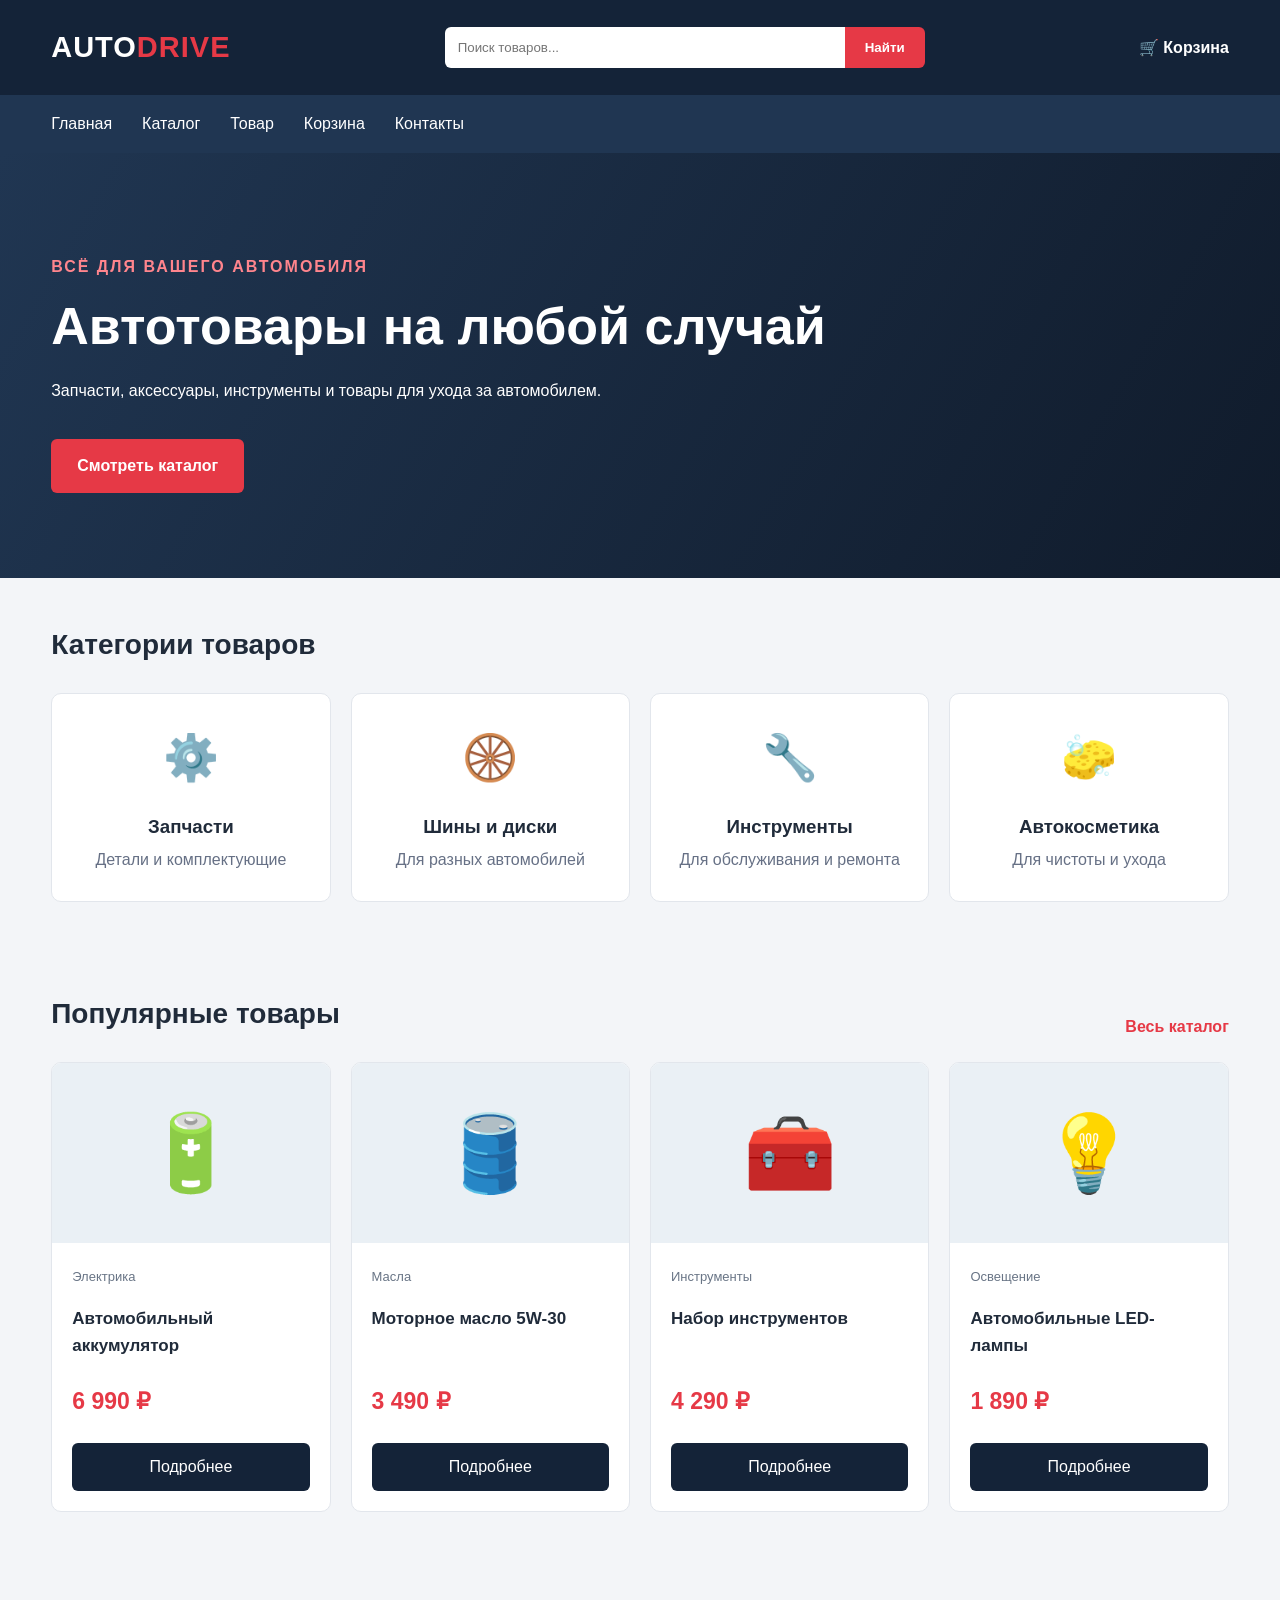
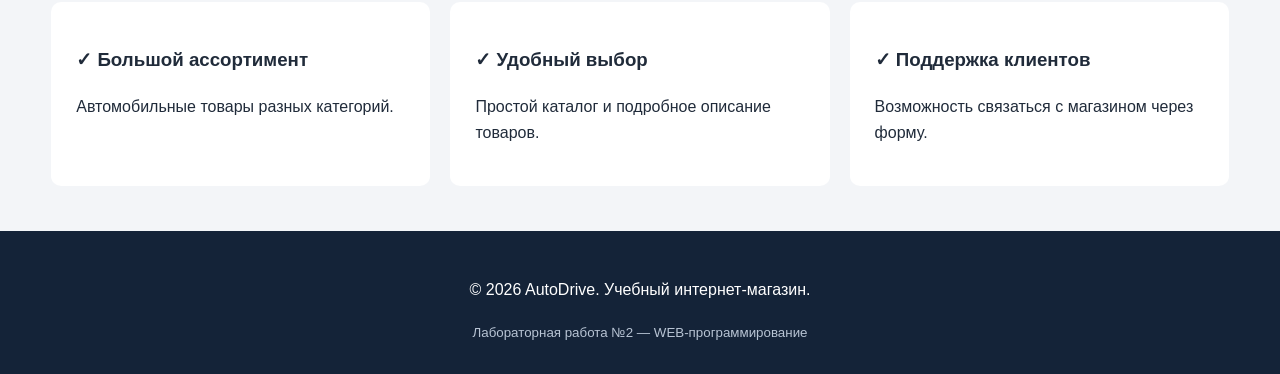
<file: index.html>
<!DOCTYPE html>
<html lang="ru">
<head>
    <meta charset="UTF-8">
    <meta name="viewport" content="width=device-width, initial-scale=1.0">
    <meta name="description" content="AutoDrive — интернет-магазин автомобильных товаров и аксессуаров.">
    <title>AutoDrive — Автомагазин</title>
    <link rel="stylesheet" href="css/styles.css">
</head>
<body>

    <header class="site-header">
        <div class="container header-content">
            <a href="index.html" class="logo">
                AUTO<span>DRIVE</span>
            </a>

            <form class="search-form" action="catalog.html" method="get" role="search">
                <input type="search" name="q"
                       placeholder="Поиск товаров..."
                       aria-label="Поиск товаров">
                <button type="submit">Найти</button>
            </form>

            <a class="cart-link" href="cart.html">🛒 Корзина</a>
        </div>
    </header>

    <nav class="main-nav" aria-label="Основная навигация">
        <div class="container nav-content">
            <a href="index.html">Главная</a>
            <a href="catalog.html">Каталог</a>
            <a href="product.html">Товар</a>
            <a href="cart.html">Корзина</a>
            <a href="contact.html">Контакты</a>
        </div>
    </nav>

    <main>
        <section class="hero">
            <div class="container hero-content">
                <p class="hero-label">Всё для вашего автомобиля</p>
                <h1>Автотовары на любой случай</h1>
                <p>
                    Запчасти, аксессуары, инструменты
                    и товары для ухода за автомобилем.
                </p>
                <a href="catalog.html" class="primary-button">
                    Смотреть каталог
                </a>
            </div>
        </section>

        <section class="container section-block">
            <h2>Категории товаров</h2>

            <div class="category-grid">
                <a href="catalog.html" class="category-card">
                    <span class="category-icon">⚙️</span>
                    <h3>Запчасти</h3>
                    <p>Детали и комплектующие</p>
                </a>

                <a href="catalog.html" class="category-card">
                    <span class="category-icon">🛞</span>
                    <h3>Шины и диски</h3>
                    <p>Для разных автомобилей</p>
                </a>

                <a href="catalog.html" class="category-card">
                    <span class="category-icon">🔧</span>
                    <h3>Инструменты</h3>
                    <p>Для обслуживания и ремонта</p>
                </a>

                <a href="catalog.html" class="category-card">
                    <span class="category-icon">🧽</span>
                    <h3>Автокосметика</h3>
                    <p>Для чистоты и ухода</p>
                </a>
            </div>
        </section>

        <section class="container section-block">
            <div class="section-heading">
                <h2>Популярные товары</h2>
                <a href="catalog.html">Весь каталог</a>
            </div>

            <div class="product-grid">
                <article class="product-card">
                    <div class="product-picture">🔋</div>
                    <div class="product-info">
                        <span class="product-category">Электрика</span>
                        <h3>Автомобильный аккумулятор</h3>
                        <p class="price">6 990 ₽</p>
                        <a href="product.html" class="product-button">
                            Подробнее
                        </a>
                    </div>
                </article>

                <article class="product-card">
                    <div class="product-picture">🛢️</div>
                    <div class="product-info">
                        <span class="product-category">Масла</span>
                        <h3>Моторное масло 5W-30</h3>
                        <p class="price">3 490 ₽</p>
                        <a href="product.html" class="product-button">
                            Подробнее
                        </a>
                    </div>
                </article>

                <article class="product-card">
                    <div class="product-picture">🧰</div>
                    <div class="product-info">
                        <span class="product-category">Инструменты</span>
                        <h3>Набор инструментов</h3>
                        <p class="price">4 290 ₽</p>
                        <a href="product.html" class="product-button">
                            Подробнее
                        </a>
                    </div>
                </article>

                <article class="product-card">
                    <div class="product-picture">💡</div>
                    <div class="product-info">
                        <span class="product-category">Освещение</span>
                        <h3>Автомобильные LED-лампы</h3>
                        <p class="price">1 890 ₽</p>
                        <a href="product.html" class="product-button">
                            Подробнее
                        </a>
                    </div>
                </article>
            </div>
        </section>

        <div class="container section-block">
            <div class="benefits">
                <article>
                    <h3>✓ Большой ассортимент</h3>
                    <p>Автомобильные товары разных категорий.</p>
                </article>
                <article>
                    <h3>✓ Удобный выбор</h3>
                    <p>Простой каталог и подробное описание товаров.</p>
                </article>
                <article>
                    <h3>✓ Поддержка клиентов</h3>
                    <p>Возможность связаться с магазином через форму.</p>
                </article>
            </div>
        </div>
</main>

    <footer class="site-footer">
        <div class="container">
            <p>© 2026 AutoDrive. Учебный интернет-магазин.</p>
            <small>Лабораторная работа №2 — WEB-программирование</small>
        </div>
    </footer>

</body>
</html>
</file>
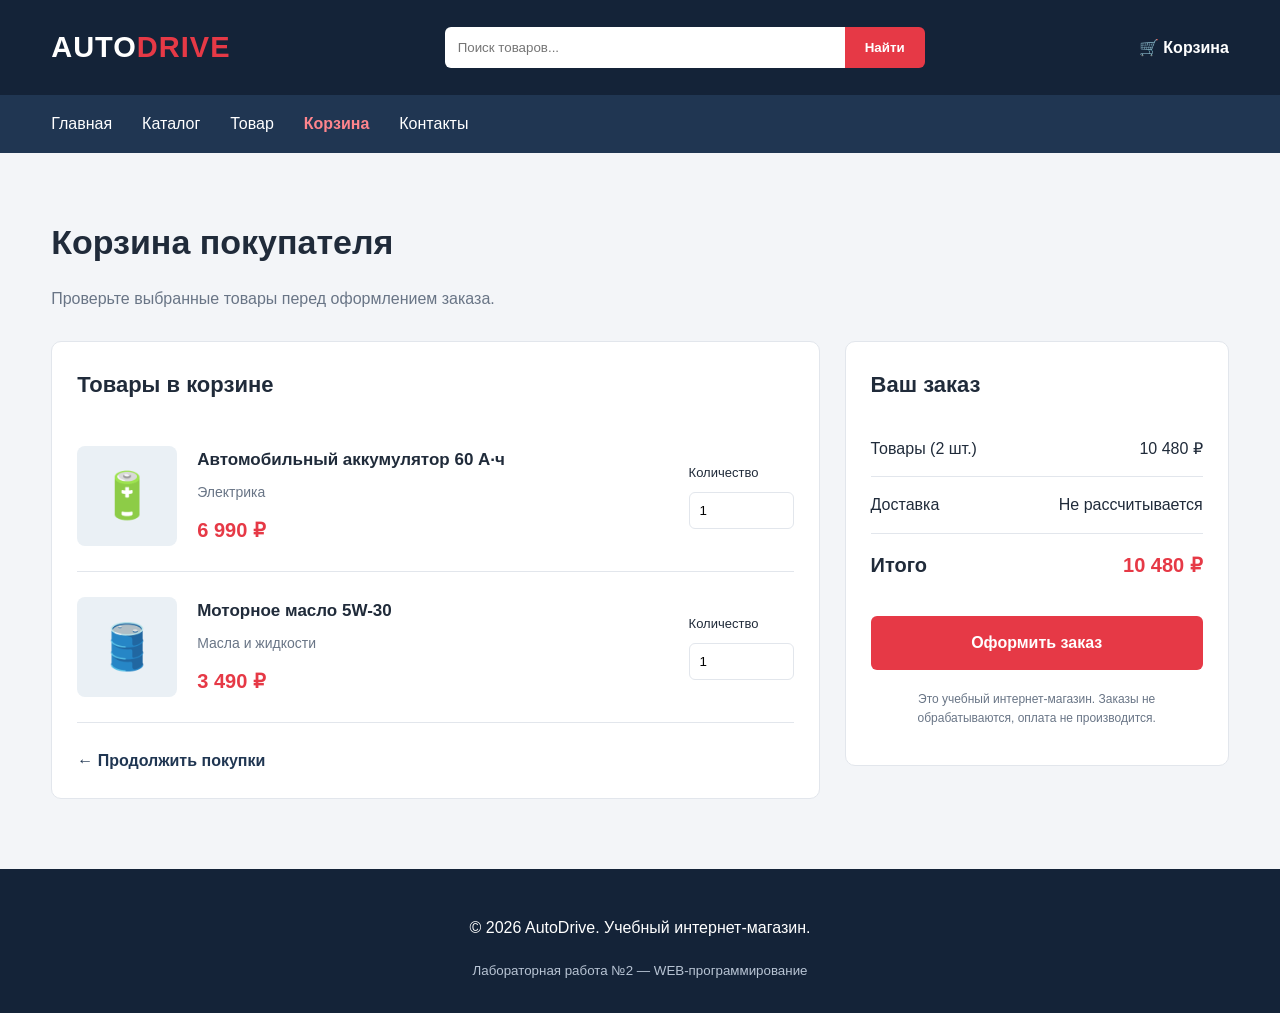
<file: cart.html>
<!DOCTYPE html>
<html lang="ru">
<head>
    <meta charset="UTF-8">
    <meta name="viewport" content="width=device-width, initial-scale=1.0">
    <meta name="description" content="Корзина покупателя интернет-магазина AutoDrive.">
    <title>Корзина — AutoDrive</title>
    <link rel="stylesheet" href="css/styles.css">
</head>
<body>

    <header class="site-header">
        <div class="container header-content">
            <a href="index.html" class="logo">
                AUTO<span>DRIVE</span>
            </a>

            <form class="search-form" action="catalog.html" method="get" role="search">
                <input type="search" name="q"
                       placeholder="Поиск товаров..."
                       aria-label="Поиск товаров">
                <button type="submit">Найти</button>
            </form>

            <a class="cart-link" href="cart.html">🛒 Корзина</a>
        </div>
    </header>

    <nav class="main-nav" aria-label="Основная навигация">
        <div class="container nav-content">
            <a href="index.html">Главная</a>
            <a href="catalog.html">Каталог</a>
            <a href="product.html">Товар</a>
            <a href="cart.html" class="active">Корзина</a>
            <a href="contact.html">Контакты</a>
        </div>
    </nav>

    <main class="container cart-page">
        <h1>Корзина покупателя</h1>

        <p class="cart-intro">
            Проверьте выбранные товары перед оформлением заказа.
        </p>

        <div class="cart-layout">

            <section class="cart-items">
                <h2>Товары в корзине</h2>

                <article class="cart-item">
                    <div class="cart-item-picture">🔋</div>

                    <div class="cart-item-info">
                        <h3>Автомобильный аккумулятор 60 А·ч</h3>
                        <p>Электрика</p>
                        <span class="cart-item-price">6 990 ₽</span>
                    </div>

                    <div class="cart-item-quantity">
                        <label for="cart-quantity-1">Количество</label>
                        <input type="number"
                               id="cart-quantity-1"
                               min="1"
                               max="10"
                               value="1">
                    </div>
                </article>

                <article class="cart-item">
                    <div class="cart-item-picture">🛢️</div>

                    <div class="cart-item-info">
                        <h3>Моторное масло 5W-30</h3>
                        <p>Масла и жидкости</p>
                        <span class="cart-item-price">3 490 ₽</span>
                    </div>

                    <div class="cart-item-quantity">
                        <label for="cart-quantity-2">Количество</label>
                        <input type="number"
                               id="cart-quantity-2"
                               min="1"
                               max="10"
                               value="1">
                    </div>
                </article>

                <a href="catalog.html" class="continue-shopping">
                    ← Продолжить покупки
                </a>
            </section>

            <aside class="order-summary">
                <h2>Ваш заказ</h2>

                <div class="summary-row">
                    <span>Товары (2 шт.)</span>
                    <span>10 480 ₽</span>
                </div>

                <div class="summary-row">
                    <span>Доставка</span>
                    <span>Не рассчитывается</span>
                </div>

                <div class="summary-row total-row">
                    <strong>Итого</strong>
                    <strong>10 480 ₽</strong>
                </div>

                <a href="contact.html" class="checkout-button">
                    Оформить заказ
                </a>

                <p class="order-note">
                    Это учебный интернет-магазин.
                    Заказы не обрабатываются,
                    оплата не производится.
                </p>
            </aside>
        </div>
    </main>

    <footer class="site-footer">
        <div class="container">
            <p>© 2026 AutoDrive. Учебный интернет-магазин.</p>
            <small>Лабораторная работа №2 — WEB-программирование</small>
        </div>
    </footer>

</body>
</html>
</file>
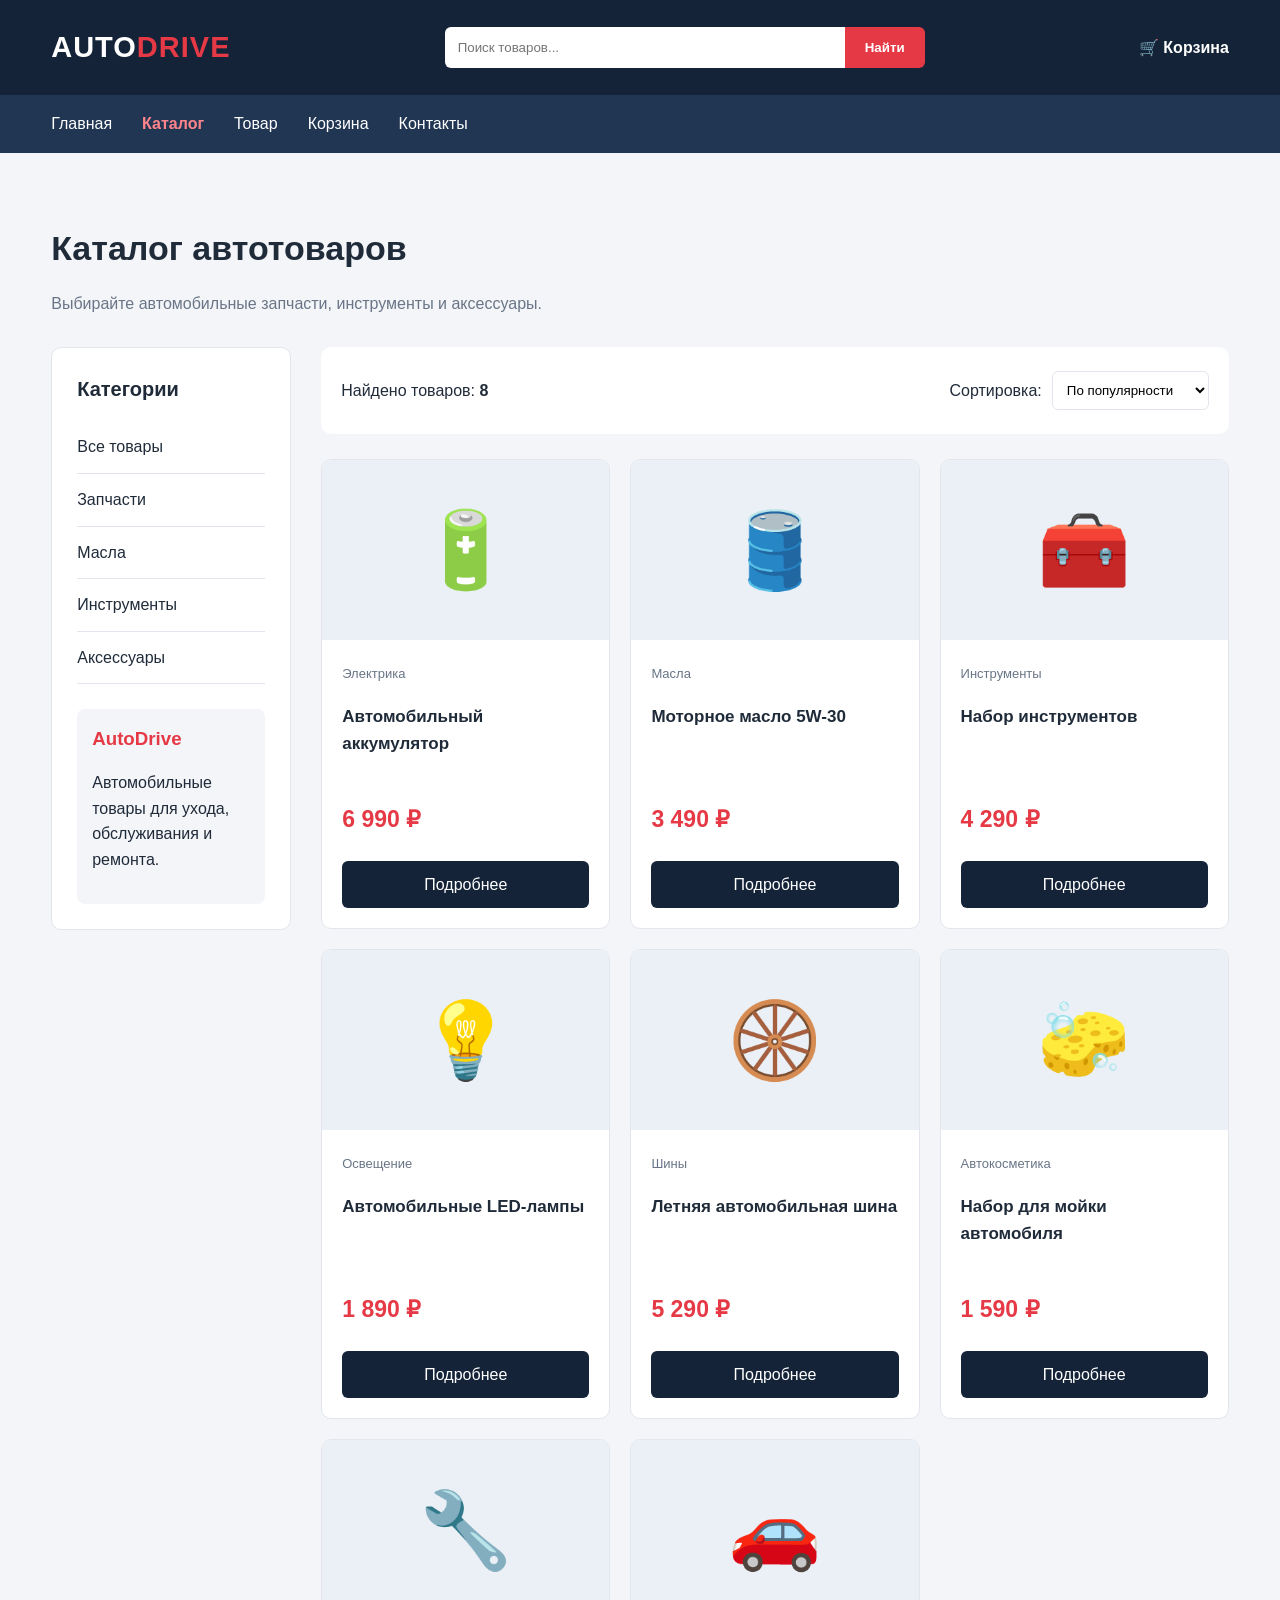
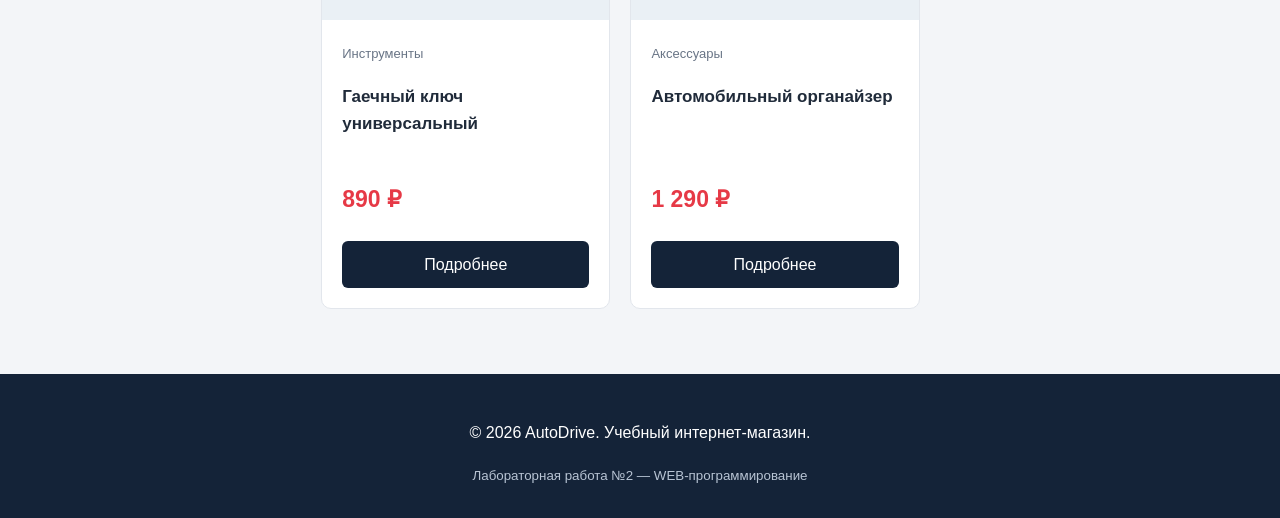
<file: catalog.html>
<!DOCTYPE html>
<html lang="ru">
<head>
    <meta charset="UTF-8">
    <meta name="viewport" content="width=device-width, initial-scale=1.0">
    <meta name="description" content="Каталог автомобильных товаров магазина AutoDrive.">
    <title>Каталог — AutoDrive</title>
    <link rel="stylesheet" href="css/styles.css">
</head>
<body>

    <header class="site-header">
        <div class="container header-content">
            <a href="index.html" class="logo">
                AUTO<span>DRIVE</span>
            </a>

            <form class="search-form" action="catalog.html" method="get" role="search">
                <input type="search" name="q"
                       placeholder="Поиск товаров..."
                       aria-label="Поиск товаров">
                <button type="submit">Найти</button>
            </form>

            <a class="cart-link" href="cart.html">🛒 Корзина</a>
        </div>
    </header>

    <nav class="main-nav" aria-label="Основная навигация">
        <div class="container nav-content">
            <a href="index.html">Главная</a>
            <a href="catalog.html" class="active">Каталог</a>
            <a href="product.html">Товар</a>
            <a href="cart.html">Корзина</a>
            <a href="contact.html">Контакты</a>
        </div>
    </nav>

    <main class="container catalog-page">

        <section class="catalog-header">
            <h1>Каталог автотоваров</h1>
            <p>
                Выбирайте автомобильные запчасти,
                инструменты и аксессуары.
            </p>
        </section>

        <div class="catalog-layout">

            <aside class="catalog-sidebar">
                <h2>Категории</h2>

                <ul class="category-list">
                    <li><a href="catalog.html">Все товары</a></li>
                    <li><a href="catalog.html#parts">Запчасти</a></li>
                    <li><a href="catalog.html#oils">Масла</a></li>
                    <li><a href="catalog.html#tools">Инструменты</a></li>
                    <li><a href="catalog.html#accessories">Аксессуары</a></li>
                </ul>

                <div class="sidebar-info">
                    <h3>AutoDrive</h3>
                    <p>
                        Автомобильные товары для ухода,
                        обслуживания и ремонта.
                    </p>
                </div>
            </aside>

            <div class="catalog-content">
                <div class="catalog-toolbar">
                    <p>Найдено товаров: <strong>8</strong></p>

                    <div class="sort-box">
                        <label for="sort">Сортировка:</label>
                        <select id="sort" name="sort">
                            <option>По популярности</option>
                            <option>Сначала дешёвые</option>
                            <option>Сначала дорогие</option>
                            <option>По названию</option>
                        </select>
                    </div>
                </div>

                <div class="product-grid catalog-products">

                    <article class="product-card" id="parts">
                        <div class="product-picture">🔋</div>
                        <div class="product-info">
                            <span class="product-category">Электрика</span>
                            <h3>Автомобильный аккумулятор</h3>
                            <p class="price">6 990 ₽</p>
                            <a href="product.html" class="product-button">Подробнее</a>
                        </div>
                    </article>

                    <article class="product-card" id="oils">
                        <div class="product-picture">🛢️</div>
                        <div class="product-info">
                            <span class="product-category">Масла</span>
                            <h3>Моторное масло 5W-30</h3>
                            <p class="price">3 490 ₽</p>
                            <a href="product.html" class="product-button">Подробнее</a>
                        </div>
                    </article>

                    <article class="product-card" id="tools">
                        <div class="product-picture">🧰</div>
                        <div class="product-info">
                            <span class="product-category">Инструменты</span>
                            <h3>Набор инструментов</h3>
                            <p class="price">4 290 ₽</p>
                            <a href="product.html" class="product-button">Подробнее</a>
                        </div>
                    </article>

                    <article class="product-card" id="accessories">
                        <div class="product-picture">💡</div>
                        <div class="product-info">
                            <span class="product-category">Освещение</span>
                            <h3>Автомобильные LED-лампы</h3>
                            <p class="price">1 890 ₽</p>
                            <a href="product.html" class="product-button">Подробнее</a>
                        </div>
                    </article>

                    <article class="product-card">
                        <div class="product-picture">🛞</div>
                        <div class="product-info">
                            <span class="product-category">Шины</span>
                            <h3>Летняя автомобильная шина</h3>
                            <p class="price">5 290 ₽</p>
                            <a href="product.html" class="product-button">Подробнее</a>
                        </div>
                    </article>

                    <article class="product-card">
                        <div class="product-picture">🧽</div>
                        <div class="product-info">
                            <span class="product-category">Автокосметика</span>
                            <h3>Набор для мойки автомобиля</h3>
                            <p class="price">1 590 ₽</p>
                            <a href="product.html" class="product-button">Подробнее</a>
                        </div>
                    </article>

                    <article class="product-card">
                        <div class="product-picture">🔧</div>
                        <div class="product-info">
                            <span class="product-category">Инструменты</span>
                            <h3>Гаечный ключ универсальный</h3>
                            <p class="price">890 ₽</p>
                            <a href="product.html" class="product-button">Подробнее</a>
                        </div>
                    </article>

                    <article class="product-card">
                        <div class="product-picture">🚗</div>
                        <div class="product-info">
                            <span class="product-category">Аксессуары</span>
                            <h3>Автомобильный органайзер</h3>
                            <p class="price">1 290 ₽</p>
                            <a href="product.html" class="product-button">Подробнее</a>
                        </div>
                    </article>

                </div>
            </div>
            </div>
    </main>

    <footer class="site-footer">
        <div class="container">
            <p>© 2026 AutoDrive. Учебный интернет-магазин.</p>
            <small>Лабораторная работа №2 — WEB-программирование</small>
        </div>
    </footer>

</body>
</html>
</file>
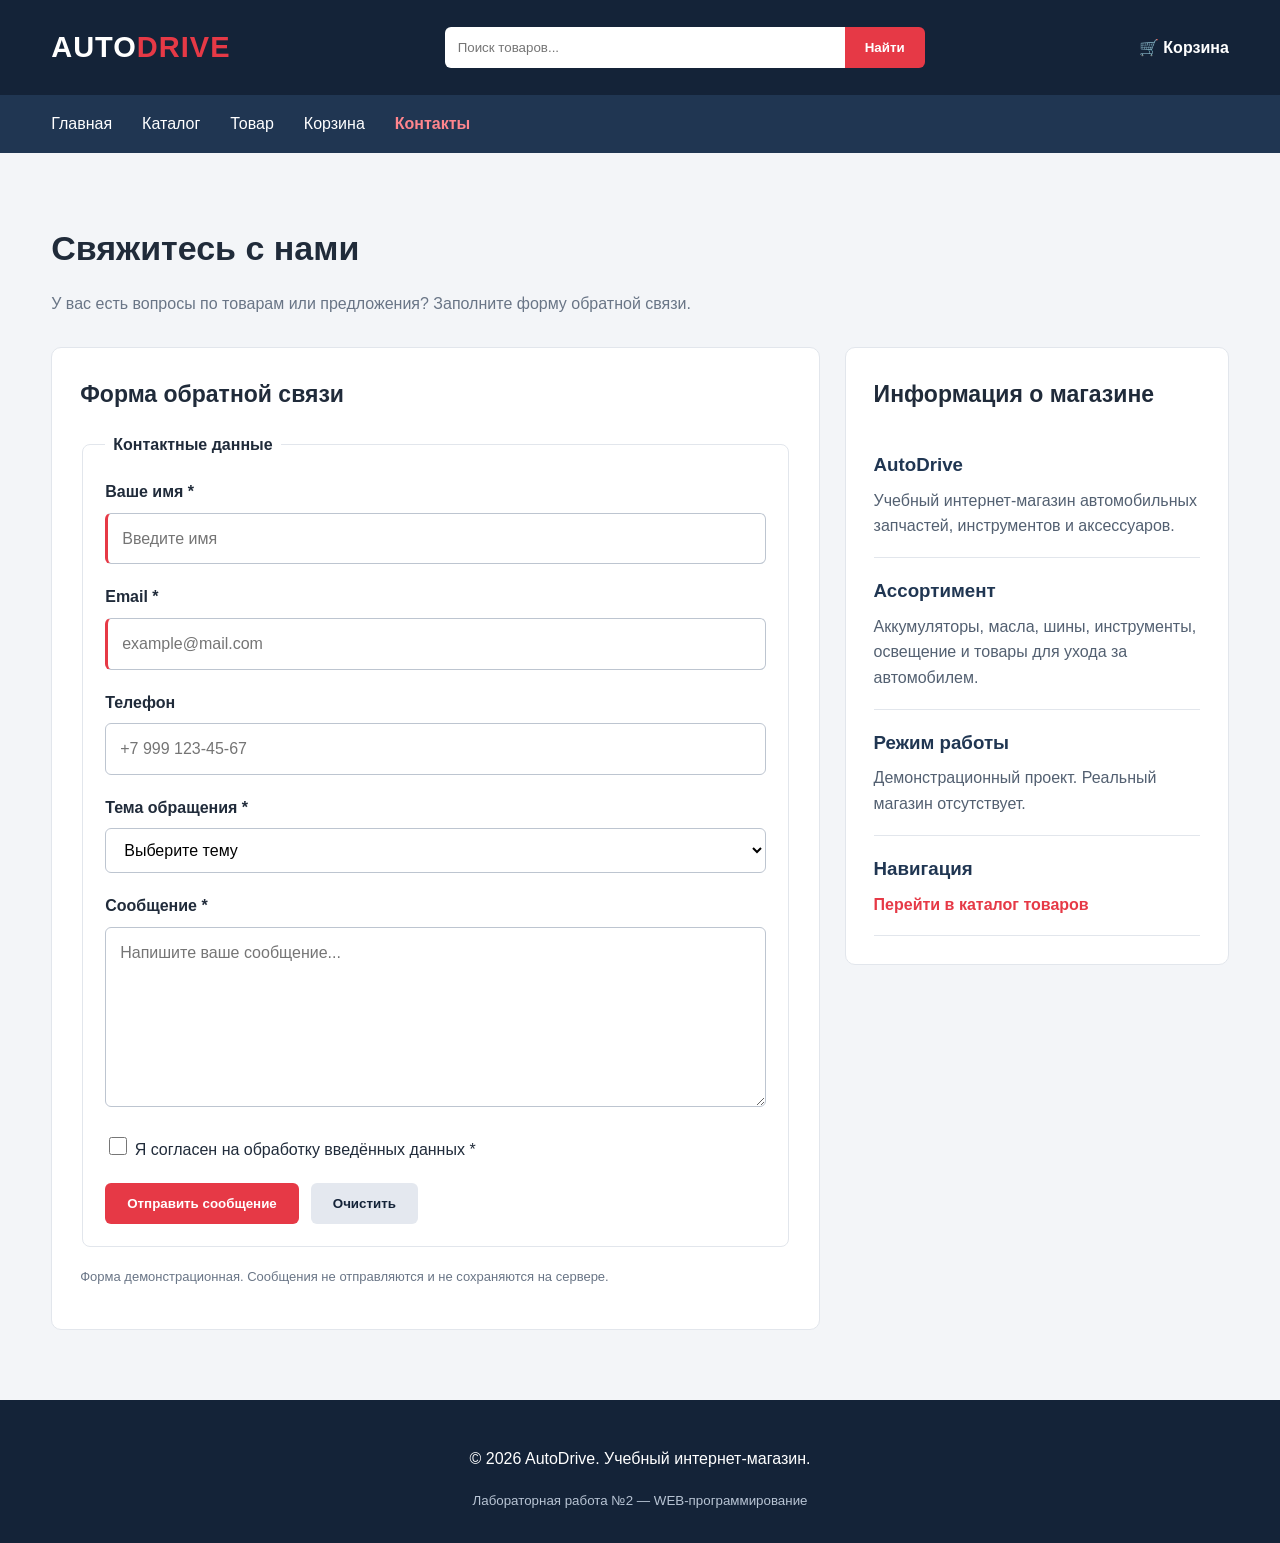
<file: contact.html>
<!DOCTYPE html>
<html lang="ru">
<head>
    <meta charset="UTF-8">
    <meta name="viewport" content="width=device-width, initial-scale=1.0">
    <meta name="description" content="Контакты и форма обратной связи учебного автомагазина AutoDrive.">
    <title>Контакты — AutoDrive</title>
    <link rel="stylesheet" href="css/styles.css">
</head>
<body>

    <header class="site-header">
        <div class="container header-content">
            <a href="index.html" class="logo">
                AUTO<span>DRIVE</span>
            </a>

            <form class="search-form" action="catalog.html" method="get" role="search">
                <input type="search" name="q"
                       placeholder="Поиск товаров..."
                       aria-label="Поиск товаров">
                <button type="submit">Найти</button>
            </form>

            <a class="cart-link" href="cart.html">🛒 Корзина</a>
        </div>
    </header>

    <nav class="main-nav" aria-label="Основная навигация">
        <div class="container nav-content">
            <a href="index.html">Главная</a>
            <a href="catalog.html">Каталог</a>
            <a href="product.html">Товар</a>
            <a href="cart.html">Корзина</a>
            <a href="contact.html" class="active">Контакты</a>
        </div>
    </nav>

    <main class="container contact-page">
        <section class="contact-heading">
            <h1>Свяжитесь с нами</h1>
            <p>
                У вас есть вопросы по товарам или предложения?
                Заполните форму обратной связи.
            </p>
        </section>

        <div class="contact-layout">
            <section class="contact-form-card">
                <h2>Форма обратной связи</h2>

                <form action="#" method="get" class="contact-form">
                    <fieldset>
                        <legend>Контактные данные</legend>

                        <div class="contact-form-group">
                            <label for="contact-name">Ваше имя *</label>
                            <input type="text"
                                   id="contact-name"
                                   name="name"
                                   placeholder="Введите имя"
                                   minlength="2"
                                   maxlength="50"
                                   pattern="[А-Яа-яЁёA-Za-z -]{2,50}"
                                   title="От 2 до 50 букв, пробелы и дефисы"
                                   autocomplete="name"
                                   required>
                        </div>

                        <div class="contact-form-group">
                            <label for="contact-email">Email *</label>
                            <input type="email"
                                   id="contact-email"
                                   name="email"
                                   placeholder="example@mail.com"
                                   autocomplete="email"
                                   required>
                        </div>

                        <div class="contact-form-group">
                            <label for="contact-phone">Телефон</label>
                            <input type="tel"
                                   id="contact-phone"
                                   name="phone"
                                   placeholder="+7 999 123-45-67"
                                   pattern="\+?[0-9 ()-]{10,20}"
                                   title="Введите номер телефона от 10 до 20 символов">
                        </div>

                        <div class="contact-form-group">
                            <label for="contact-topic">Тема обращения *</label>
                            <select id="contact-topic" name="topic" required>
                                <option value="" disabled selected>Выберите тему</option>
                                <option value="product">Вопрос о товаре</option>
                                <option value="delivery">Доставка</option>
                                <option value="suggestion">Предложение</option>
                                <option value="other">Другое</option>
                            </select>
                        </div>

                        <div class="contact-form-group">
                            <label for="contact-message">Сообщение *</label>
                            <textarea id="contact-message"
                                      name="message"
                                      rows="6"
                                      minlength="10"
                                      maxlength="1000"
                                      placeholder="Напишите ваше сообщение..."
                                      required></textarea>
                        </div>

                        <div class="contact-form-group">
                            <label class="contact-agreement">
                                <input type="checkbox" name="agreement" required>
                                Я согласен на обработку введённых данных *
                            </label>
                        </div>

                        <div class="form-actions">
                            <button type="submit" class="contact-submit">
                                Отправить сообщение
                            </button>

                            <button type="reset" class="contact-reset">
                                Очистить
                            </button>
                        </div>
                    </fieldset>
                </form>

                <p class="contact-disclaimer">
                    Форма демонстрационная. Сообщения не отправляются
                    и не сохраняются на сервере.
                </p>
            </section>

            <aside class="contact-information">
                <h2>Информация о магазине</h2>

                <div class="contact-info-block">
                    <h3>AutoDrive</h3>
                    <p>
                        Учебный интернет-магазин автомобильных
                        запчастей, инструментов и аксессуаров.
                    </p>
                </div>

                <div class="contact-info-block">
                    <h3>Ассортимент</h3>
                    <p>
                        Аккумуляторы, масла, шины, инструменты,
                        освещение и товары для ухода за автомобилем.
                    </p>
                </div>

                <div class="contact-info-block">
                    <h3>Режим работы</h3>
                    <p>
                        Демонстрационный проект.
                        Реальный магазин отсутствует.
                    </p>
                </div>

                <div class="contact-info-block">
                    <h3>Навигация</h3>
                    <p>
                        <a href="catalog.html">Перейти в каталог товаров</a>
                    </p>
                </div>
            </aside>
        </div>
    </main>

    <footer class="site-footer">
        <div class="container">
            <p>© 2026 AutoDrive. Учебный интернет-магазин.</p>
            <small>Лабораторная работа №2 — WEB-программирование</small>
        </div>
    </footer>

</body>
</html>
</file>
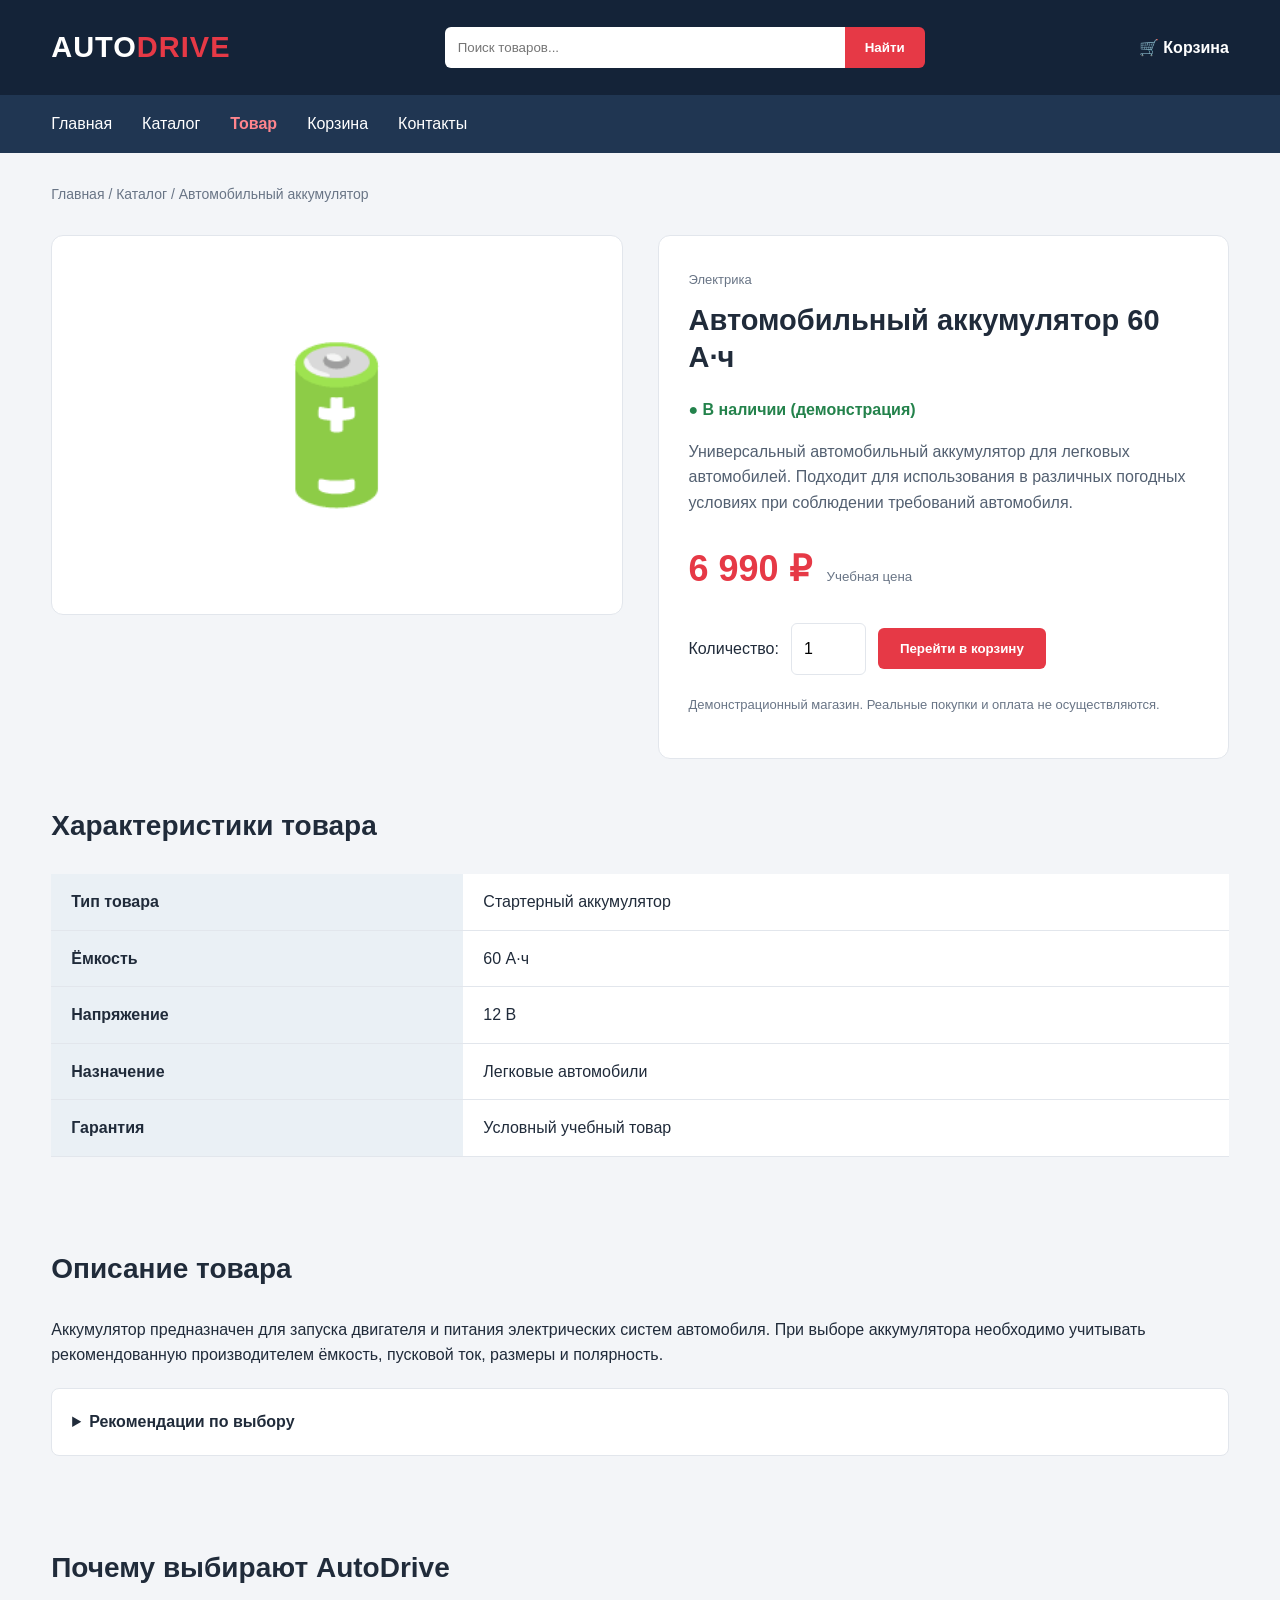
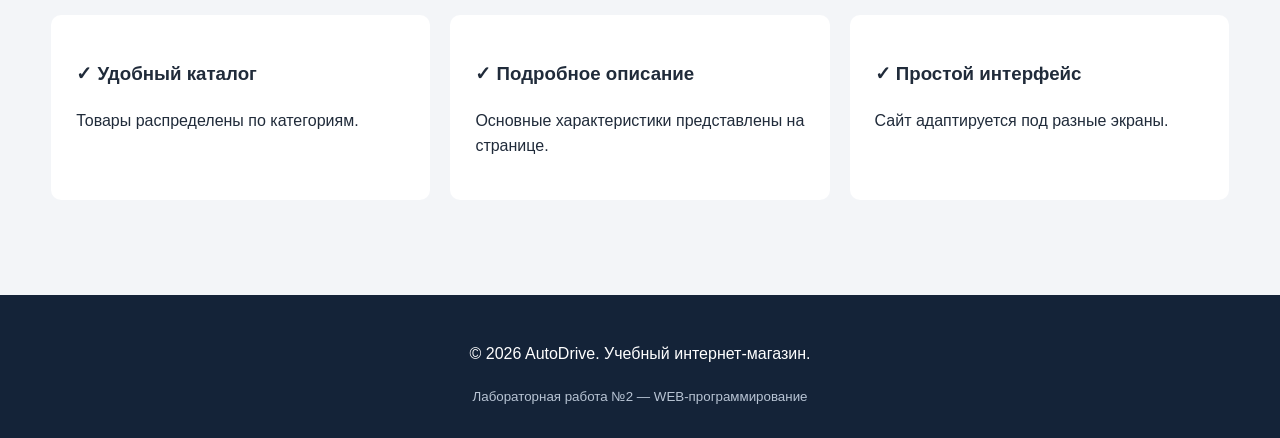
<file: product.html>
<!DOCTYPE html>
<html lang="ru">
<head>
    <meta charset="UTF-8">
    <meta name="viewport" content="width=device-width, initial-scale=1.0">
    <meta name="description" content="Автомобильный аккумулятор — характеристики и цена в магазине AutoDrive.">
    <title>Автомобильный аккумулятор — AutoDrive</title>
    <link rel="stylesheet" href="css/styles.css">
</head>
<body>

    <header class="site-header">
        <div class="container header-content">
            <a href="index.html" class="logo">
                AUTO<span>DRIVE</span>
            </a>

            <form class="search-form" action="catalog.html" method="get" role="search">
                <input type="search" name="q"
                       placeholder="Поиск товаров..."
                       aria-label="Поиск товаров">
                <button type="submit">Найти</button>
            </form>

            <a class="cart-link" href="cart.html">🛒 Корзина</a>
        </div>
    </header>

    <nav class="main-nav" aria-label="Основная навигация">
        <div class="container nav-content">
            <a href="index.html">Главная</a>
            <a href="catalog.html">Каталог</a>
            <a href="product.html" class="active">Товар</a>
            <a href="cart.html">Корзина</a>
            <a href="contact.html">Контакты</a>
        </div>
    </nav>

    <main class="container product-page">

        <nav class="breadcrumbs" aria-label="Навигационная цепочка">
            <a href="index.html">Главная</a>
            <span> / </span>
            <a href="catalog.html">Каталог</a>
            <span> / </span>
            <span>Автомобильный аккумулятор</span>
        </nav>

        <section class="product-detail">
            <div class="product-detail-image">
                <span role="img" aria-label="Аккумулятор">🔋</span>
            </div>

            <div class="product-detail-info">
                <span class="product-category">Электрика</span>

                <h1>Автомобильный аккумулятор 60 А·ч</h1>

                <p class="product-status">● В наличии (демонстрация)</p>

                <p class="product-description">
                    Универсальный автомобильный аккумулятор
                    для легковых автомобилей. Подходит для
                    использования в различных погодных условиях
                    при соблюдении требований автомобиля.
                </p>

                <div class="product-price-box">
                    <span class="detail-price">6 990 ₽</span>
                    <small>Учебная цена</small>
                </div>

                <form action="cart.html" method="get" class="buy-form">
                    <label for="quantity">Количество:</label>

                    <input type="number"
                           id="quantity"
                           name="quantity"
                           value="1"
                           min="1"
                           max="10"
                           required>

                    <button type="submit" class="buy-button">
                        Перейти в корзину
                    </button>
                </form>

                <p class="product-notice">
                    Демонстрационный магазин. Реальные покупки
                    и оплата не осуществляются.
                </p>
            </div>
        </section>

        <section class="section-block specs-section">
            <h2>Характеристики товара</h2>

            <div class="table-scroll">
                <table class="specs-table">
                    <tbody>
                        <tr>
                            <th scope="row">Тип товара</th>
                            <td>Стартерный аккумулятор</td>
                        </tr>
                        <tr>
                            <th scope="row">Ёмкость</th>
                            <td>60 А·ч</td>
                        </tr>
                        <tr>
                            <th scope="row">Напряжение</th>
                            <td>12 В</td>
                        </tr>
                        <tr>
                            <th scope="row">Назначение</th>
                            <td>Легковые автомобили</td>
                        </tr>
                        <tr>
                            <th scope="row">Гарантия</th>
                            <td>Условный учебный товар</td>
                        </tr>
                    </tbody>
                </table>
            </div>
        </section>

        <section class="section-block">
            <h2>Описание товара</h2>

            <p>
                Аккумулятор предназначен для запуска двигателя
                и питания электрических систем автомобиля.
                При выборе аккумулятора необходимо учитывать
                рекомендованную производителем ёмкость,
                пусковой ток, размеры и полярность.
            </p>

            <details class="product-details">
                <summary>Рекомендации по выбору</summary>

                <p>
                    Перед покупкой необходимо проверить
                    совместимость аккумулятора с автомобилем.
                    Учитывайте размеры корпуса, расположение
                    клемм и электрические характеристики.
                </p>
            </details>
        </section>

        <section class="section-block">
            <h2>Почему выбирают AutoDrive</h2>

            <div class="benefits">
                <article>
                    <h3>✓ Удобный каталог</h3>
                    <p>Товары распределены по категориям.</p>
                </article>

                <article>
                    <h3>✓ Подробное описание</h3>
                    <p>Основные характеристики представлены на странице.</p>
                </article>

                <article>
                    <h3>✓ Простой интерфейс</h3>
                    <p>Сайт адаптируется под разные экраны.</p>
                </article>
            </div>
        </section>
    </main>

    <footer class="site-footer">
        <div class="container">
            <p>© 2026 AutoDrive. Учебный интернет-магазин.</p>
            <small>Лабораторная работа №2 — WEB-программирование</small>
        </div>
    </footer>

</body>
</html>
</file>
<file: css/styles.css>
:root {
    --dark: #142338;
    --dark-light: #203652;
    --accent: #e63946;
    --background: #f3f5f8;
    --text: #202b3a;
    --border: #e2e6ec;
}

* {
    box-sizing: border-box;
}

body {
    margin: 0;
    font-family: Arial, sans-serif;
    line-height: 1.6;
    background: var(--background);
    color: var(--text);
}

a {
    text-decoration: none;
    color: inherit;
}

.container {
    width: min(1200px, 92%);
    margin: 0 auto;
}

/* Шапка */

.site-header {
    background: var(--dark);
    color: white;
}

.header-content {
    min-height: 95px;
    display: flex;
    align-items: center;
    justify-content: space-between;
    gap: 25px;
}

.logo {
    font-size: 29px;
    font-weight: 900;
    letter-spacing: 1px;
}

    .logo span {
        color: var(--accent);
    }

.search-form {
    display: flex;
    flex: 1;
    max-width: 480px;
}

    .search-form input {
        flex: 1;
        min-width: 0;
        padding: 13px;
        border: none;
        border-radius: 6px 0 0 6px;
    }

    .search-form button {
        padding: 13px 20px;
        background: var(--accent);
        border: none;
        color: white;
        font-weight: bold;
        cursor: pointer;
        border-radius: 0 6px 6px 0;
    }

.cart-link {
    font-weight: bold;
}

/* Навигация */

.main-nav {
    background: var(--dark-light);
    color: white;
}

.nav-content {
    display: flex;
    flex-wrap: wrap;
    gap: 30px;
}

    .nav-content a {
        padding: 16px 0;
        transition: color 0.25s ease;
    }

        .nav-content a:hover {
            color: #ff7580;
        }

/* Главный баннер */

.hero {
    background: linear-gradient(120deg, #203652, #101b2b);
    color: white;
    padding: 85px 0;
}

.hero-content {
    max-width: 1200px;
}

.hero h1 {
    font-size: clamp(30px, 5vw, 52px);
    line-height: 1.2;
    margin: 12px 0 20px;
}

.hero p {
    max-width: 600px;
}

.hero-label {
    color: #ff858d;
    font-weight: bold;
    text-transform: uppercase;
    letter-spacing: 2px;
}

.primary-button {
    display: inline-block;
    padding: 14px 26px;
    margin-top: 20px;
    background: var(--accent);
    color: white;
    border-radius: 6px;
    font-weight: bold;
    transition: transform 0.3s ease, background 0.3s ease;
}

    .primary-button:hover {
        transform: translateY(-4px);
        background: #c62936;
    }

/* Разделы */

.section-block {
    padding: 45px 0;
}

    .section-block h2 {
        font-size: 28px;
        margin: 0 0 25px;
    }

.section-heading {
    display: flex;
    justify-content: space-between;
    align-items: center;
    gap: 15px;
}

    .section-heading a {
        color: var(--accent);
        font-weight: bold;
    }

/* Категории */

.category-grid {
    display: grid;
    grid-template-columns: repeat(4, 1fr);
    gap: 20px;
}

.category-card {
    background: white;
    padding: 28px 18px;
    text-align: center;
    border-radius: 10px;
    border: 1px solid var(--border);
    transition: transform 0.35s ease-in-out, box-shadow 0.35s ease-in-out;
}

    .category-card:hover {
        transform: translateY(-8px);
        box-shadow: 0 12px 30px #14233820;
    }

    .category-card h3 {
        margin-bottom: 5px;
    }

    .category-card p {
        margin: 0;
        color: #667085;
    }

.category-icon {
    display: inline-block;
    font-size: 45px;
    transition: transform 0.6s ease-in-out;
}

.category-card:hover .category-icon {
    transform: rotate(360deg);
}

/* Карточки товаров */

.product-grid {
    display: grid;
    grid-template-columns: repeat(4, 1fr);
    gap: 20px;
}

.product-card {
    background: white;
    border-radius: 10px;
    overflow: hidden;
    border: 1px solid var(--border);
    transition: transform 0.3s ease, box-shadow 0.3s ease;
}

    .product-card:hover {
        transform: translateY(-6px);
        box-shadow: 0 10px 25px #14233820;
    }

.product-picture {
    height: 180px;
    display: flex;
    align-items: center;
    justify-content: center;
    font-size: 75px;
    background: #eaf0f5;
    transition: transform 0.4s ease-in-out;
}

.product-card:hover .product-picture {
    transform: scale(1.08);
}

.product-info {
    padding: 20px;
}

    .product-info h3 {
        min-height: 55px;
        font-size: 17px;
    }

.product-category {
    color: #697586;
    font-size: 13px;
}

.price {
    font-size: 23px;
    color: var(--accent);
    font-weight: bold;
}

.product-button {
    display: block;
    text-align: center;
    padding: 11px;
    background: var(--dark);
    color: white;
    border-radius: 6px;
    transition: background 0.25s ease;
}

    .product-button:hover {
        background: var(--accent);
    }

/* Преимущества */

.benefits {
    display: grid;
    grid-template-columns: repeat(3, 1fr);
    gap: 20px;
}

    .benefits article {
        padding: 25px;
        background: white;
        border-radius: 10px;
    }

/* Подвал */

.site-footer {
    background: var(--dark);
    color: white;
    text-align: center;
    padding: 30px 0;
}

    .site-footer small {
        color: #b8c4d4;
    }

/* Адаптивность */

@media (max-width: 1000px) {
    .category-grid,
    .product-grid {
        grid-template-columns: repeat(2, 1fr);
    }
}

@media (max-width: 768px) {
    .header-content {
        flex-direction: column;
        padding: 20px 0;
        gap: 15px;
    }

    .search-form {
        width: 100%;
        max-width: none;
    }

    .nav-content {
        justify-content: center;
        gap: 20px;
    }

    .hero {
        padding: 55px 0;
    }

    .benefits {
        grid-template-columns: 1fr;
    }
}

@media (max-width: 480px) {
    .category-grid,
    .product-grid {
        grid-template-columns: 1fr;
    }

    .section-heading {
        align-items: flex-start;
        flex-direction: column;
    }

    .hero {
        padding: 40px 0;
    }

    .section-block {
        padding: 30px 0;
    }
}


/* Каталог товаров */

.catalog-page {
    padding-top: 40px;
    padding-bottom: 65px;
}

.catalog-header {
    margin-bottom: 30px;
}

    .catalog-header h1 {
        font-size: 34px;
        margin-bottom: 10px;
    }

    .catalog-header p {
        color: #697586;
    }

.catalog-layout {
    display: grid;
    grid-template-columns: 240px minmax(0, 1fr);
    gap: 30px;
    align-items: start;
}

/* Боковое меню */

.catalog-sidebar {
    background: white;
    padding: 25px;
    border-radius: 10px;
    border: 1px solid var(--border);
}

    .catalog-sidebar h2 {
        font-size: 20px;
        margin-top: 0;
    }

.category-list {
    padding: 0;
    margin: 0;
    list-style: none;
}

    .category-list li {
        border-bottom: 1px solid var(--border);
    }

    .category-list a {
        display: block;
        padding: 13px 0;
        transition: color 0.25s ease, padding-left 0.25s ease;
    }

        .category-list a:hover {
            color: var(--accent);
            padding-left: 8px;
        }

.sidebar-info {
    margin-top: 25px;
    padding: 15px;
    background: #f3f5f8;
    border-radius: 8px;
}

    .sidebar-info h3 {
        margin: 0;
        color: var(--accent);
    }

/* Сортировка */

.catalog-toolbar {
    display: flex;
    align-items: center;
    justify-content: space-between;
    gap: 15px;
    background: white;
    padding: 15px 20px;
    border-radius: 10px;
    margin-bottom: 25px;
}

.sort-box {
    display: flex;
    align-items: center;
    gap: 10px;
}

    .sort-box select {
        padding: 10px;
        border: 1px solid var(--border);
        border-radius: 6px;
        background: white;
        cursor: pointer;
    }

        .sort-box select:focus {
            outline: 2px solid var(--accent);
        }

/* Товары в каталоге */

.catalog-products {
    grid-template-columns: repeat(3, minmax(0, 1fr));
}

    .catalog-products .product-info h3 {
        min-height: 75px;
    }

.main-nav .active {
    color: #ff858d;
    font-weight: bold;
}

/* Адаптация каталога */

@media (max-width: 1000px) {
    .catalog-layout {
        grid-template-columns: 200px minmax(0, 1fr);
        gap: 20px;
    }

    .catalog-products {
        grid-template-columns: repeat(2, minmax(0, 1fr));
    }
}

@media (max-width: 768px) {
    .catalog-layout {
        grid-template-columns: 1fr;
    }

    .catalog-sidebar {
        padding: 20px;
    }

    .catalog-toolbar {
        flex-wrap: wrap;
    }
}

@media (max-width: 480px) {
    .catalog-products {
        grid-template-columns: 1fr;
    }

    .sort-box {
        flex-wrap: wrap;
    }

    .catalog-header h1 {
        font-size: 27px;
    }
}



/* Страница товара */

.product-page {
    padding-top: 30px;
    padding-bottom: 50px;
}

.breadcrumbs {
    margin-bottom: 30px;
    color: #697586;
    font-size: 14px;
}

    .breadcrumbs a:hover {
        color: var(--accent);
    }

.product-detail {
    display: grid;
    grid-template-columns: minmax(0, 1fr) minmax(0, 1fr);
    gap: 35px;
    align-items: start;
}

.product-detail-image {
    min-height: 380px;
    display: flex;
    align-items: center;
    justify-content: center;
    background: white;
    border-radius: 12px;
    border: 1px solid var(--border);
    overflow: hidden;
}

    .product-detail-image span {
        font-size: 150px;
        display: inline-block;
        transition: transform 0.5s ease-in-out;
    }

    .product-detail-image:hover span {
        transform: scale(1.2) rotate(8deg);
    }

.product-detail-info {
    background: white;
    border: 1px solid var(--border);
    border-radius: 12px;
    padding: 30px;
}

    .product-detail-info h1 {
        font-size: 29px;
        line-height: 1.3;
        margin: 10px 0 20px;
    }

.product-status {
    color: #23824b;
    font-weight: bold;
}

.product-description {
    color: #536071;
}

.product-price-box {
    display: flex;
    align-items: baseline;
    gap: 15px;
    margin: 25px 0;
}

.detail-price {
    font-size: 36px;
    font-weight: bold;
    color: var(--accent);
}

.product-price-box small {
    color: #697586;
}

.buy-form {
    display: flex;
    flex-wrap: wrap;
    align-items: center;
    gap: 12px;
}

    .buy-form input {
        width: 75px;
        padding: 12px;
        border: 1px solid var(--border);
        border-radius: 6px;
        font: inherit;
    }

        .buy-form input:focus {
            outline: 2px solid var(--accent);
        }

.buy-button {
    border: 0;
    border-radius: 6px;
    padding: 13px 22px;
    color: white;
    background: var(--accent);
    cursor: pointer;
    font-weight: bold;
    transition: background 0.3s ease, transform 0.3s ease-in-out;
}

    .buy-button:hover {
        background: #c62936;
        transform: translateY(-3px);
    }

.product-notice {
    font-size: 13px;
    color: #697586;
    margin-top: 20px;
}

/* Таблица характеристик */

.table-scroll {
    overflow-x: auto;
}

.specs-table {
    border-collapse: collapse;
    width: 100%;
    background: white;
}

    .specs-table th,
    .specs-table td {
        padding: 15px 20px;
        border-bottom: 1px solid var(--border);
        text-align: left;
    }

    .specs-table th {
        width: 35%;
        background: #eaf0f5;
    }

    .specs-table tr:hover {
        background: #f5f8fc;
    }

.product-details {
    background: white;
    padding: 20px;
    border: 1px solid var(--border);
    border-radius: 8px;
    margin-top: 20px;
}

    .product-details summary {
        cursor: pointer;
        font-weight: bold;
    }

    .product-details[open] {
        border-color: var(--accent);
    }

/* Адаптация страницы товара */

@media (max-width: 768px) {
    .product-detail {
        grid-template-columns: 1fr;
    }

    .product-detail-image {
        min-height: 260px;
    }

    .product-detail-info {
        padding: 22px;
    }

        .product-detail-info h1 {
            font-size: 25px;
        }
}

@media (max-width: 480px) {
    .product-detail-image span {
        font-size: 110px;
    }

    .detail-price {
        font-size: 29px;
    }

    .specs-table th,
    .specs-table td {
        padding: 12px;
    }
}



/* Корзина */

.cart-page {
    padding-top: 40px;
    padding-bottom: 70px;
}

    .cart-page h1 {
        font-size: 34px;
        margin-bottom: 10px;
    }

.cart-intro {
    color: #697586;
    margin-bottom: 30px;
}

.cart-layout {
    display: grid;
    grid-template-columns: minmax(0, 2fr) minmax(280px, 1fr);
    gap: 25px;
    align-items: start;
}

.cart-items,
.order-summary {
    background: white;
    border: 1px solid var(--border);
    border-radius: 10px;
    padding: 25px;
}

    .cart-items h2,
    .order-summary h2 {
        font-size: 22px;
        margin-top: 0;
    }

/* Товары */

.cart-item {
    display: grid;
    grid-template-columns: 100px minmax(0, 1fr) 105px;
    align-items: center;
    gap: 20px;
    padding: 25px 0;
    border-bottom: 1px solid var(--border);
}

.cart-item-picture {
    height: 100px;
    background: #eaf0f5;
    border-radius: 8px;
    display: flex;
    justify-content: center;
    align-items: center;
    font-size: 45px;
    transition: transform 0.4s ease-in-out;
}

    .cart-item-picture:hover {
        transform: rotate(10deg) scale(1.1);
    }

.cart-item-info h3 {
    margin: 0 0 8px;
    font-size: 17px;
}

.cart-item-info p {
    margin: 0 0 10px;
    color: #697586;
    font-size: 14px;
}

.cart-item-price {
    color: var(--accent);
    font-size: 20px;
    font-weight: bold;
}

.cart-item-quantity label {
    display: block;
    margin-bottom: 8px;
    font-size: 13px;
}

.cart-item-quantity input {
    width: 100%;
    padding: 10px;
    border-radius: 6px;
    border: 1px solid var(--border);
}

    .cart-item-quantity input:focus {
        outline: 2px solid var(--accent);
    }

.continue-shopping {
    display: inline-block;
    margin-top: 25px;
    color: var(--dark-light);
    font-weight: bold;
}

    .continue-shopping:hover {
        color: var(--accent);
    }

/* Итог заказа */

.summary-row {
    display: flex;
    justify-content: space-between;
    gap: 15px;
    padding: 15px 0;
    border-bottom: 1px solid var(--border);
}

.total-row {
    font-size: 20px;
    border-bottom: none;
}

    .total-row strong:last-child {
        color: var(--accent);
    }

.checkout-button {
    display: block;
    text-align: center;
    margin-top: 20px;
    padding: 14px;
    border-radius: 6px;
    background: var(--accent);
    color: white;
    font-weight: bold;
    transition: background 0.3s ease, transform 0.3s ease-in-out;
}

    .checkout-button:hover {
        background: #c62936;
        transform: translateY(-3px);
    }

.order-note {
    color: #697586;
    font-size: 12px;
    text-align: center;
    margin-top: 20px;
}

/* Адаптация корзины */

@media (max-width: 1000px) {
    .cart-layout {
        grid-template-columns: 1fr;
    }
}

@media (max-width: 600px) {
    .cart-item {
        grid-template-columns: 75px minmax(0, 1fr);
        gap: 12px;
    }

    .cart-item-picture {
        height: 75px;
        font-size: 35px;
    }

    .cart-item-quantity {
        grid-column: 2;
        width: 110px;
    }

    .cart-items,
    .order-summary {
        padding: 18px;
    }
}

@media (max-width: 320px) {
    .cart-page h1 {
        font-size: 27px;
    }

    .cart-item-info h3 {
        font-size: 15px;
    }
}



/* Контакты */

.contact-page {
    padding-top: 40px;
    padding-bottom: 70px;
}

.contact-heading {
    margin-bottom: 30px;
}

    .contact-heading h1 {
        font-size: 34px;
        margin-bottom: 10px;
    }

    .contact-heading p {
        color: #697586;
    }

.contact-layout {
    display: grid;
    grid-template-columns: minmax(0, 2fr) minmax(280px, 1fr);
    gap: 25px;
    align-items: start;
}

.contact-form-card,
.contact-information {
    padding: 28px;
    background: white;
    border: 1px solid var(--border);
    border-radius: 10px;
}

    .contact-form-card h2,
    .contact-information h2 {
        margin-top: 0;
        font-size: 23px;
    }

.contact-form fieldset {
    border: 1px solid var(--border);
    border-radius: 8px;
    padding: 22px;
    min-width: 0;
}

.contact-form legend {
    font-weight: bold;
    padding: 0 8px;
}

.contact-form-group {
    margin-bottom: 20px;
}

    .contact-form-group > label {
        display: block;
        font-weight: bold;
        margin-bottom: 8px;
    }

    .contact-form-group input:not([type="checkbox"]),
    .contact-form-group select,
    .contact-form-group textarea {
        width: 100%;
        padding: 12px 14px;
        font: inherit;
        border: 1px solid #bdc5d0;
        border-radius: 6px;
        background: white;
        transition: border-color 0.3s ease, box-shadow 0.3s ease;
    }

        .contact-form-group input:focus,
        .contact-form-group select:focus,
        .contact-form-group textarea:focus {
            outline: none;
            border-color: var(--accent);
            box-shadow: 0 0 0 3px #e6394626;
        }

    .contact-form-group input:required:not([type="checkbox"]) {
        border-left: 3px solid var(--accent);
    }

    .contact-form-group input:invalid:not(:placeholder-shown),
    .contact-form-group textarea:invalid:not(:placeholder-shown) {
        border-color: #cf3542;
    }

.contact-agreement {
    display: flex;
    gap: 10px;
    align-items: center;
    font-weight: normal !important;
    cursor: pointer;
}

    .contact-agreement input {
        width: 18px;
        height: 18px;
        accent-color: var(--accent);
    }

.form-actions {
    display: flex;
    gap: 12px;
    flex-wrap: wrap;
}

.contact-submit,
.contact-reset {
    padding: 13px 22px;
    border: none;
    border-radius: 6px;
    cursor: pointer;
    font-weight: bold;
    transition: transform 0.3s ease-in-out, background 0.3s ease;
}

.contact-submit {
    background: var(--accent);
    color: white;
}

    .contact-submit:hover {
        background: #c62936;
        transform: translateY(-3px);
    }

.contact-reset {
    background: #e4e8ef;
    color: var(--dark);
}

    .contact-reset:hover {
        background: #cdd5df;
    }

.contact-disclaimer {
    font-size: 13px;
    color: #697586;
    margin-top: 20px;
}

/* Контактная информация */

.contact-info-block {
    padding: 18px 0;
    border-bottom: 1px solid var(--border);
}

    .contact-info-block h3 {
        color: var(--dark-light);
        margin: 0 0 8px;
    }

    .contact-info-block p {
        margin: 0;
        color: #536071;
    }

    .contact-info-block a {
        color: var(--accent);
        font-weight: bold;
    }

        .contact-info-block a:hover {
            text-decoration: underline;
        }

/* Адаптивность */

@media (max-width: 900px) {
    .contact-layout {
        grid-template-columns: 1fr;
    }
}

@media (max-width: 480px) {
    .contact-form-card,
    .contact-information {
        padding: 17px;
    }

    .contact-form fieldset {
        padding: 14px;
    }

    .contact-heading h1 {
        font-size: 27px;
    }

    .form-actions {
        flex-direction: column;
    }
}
</file>
